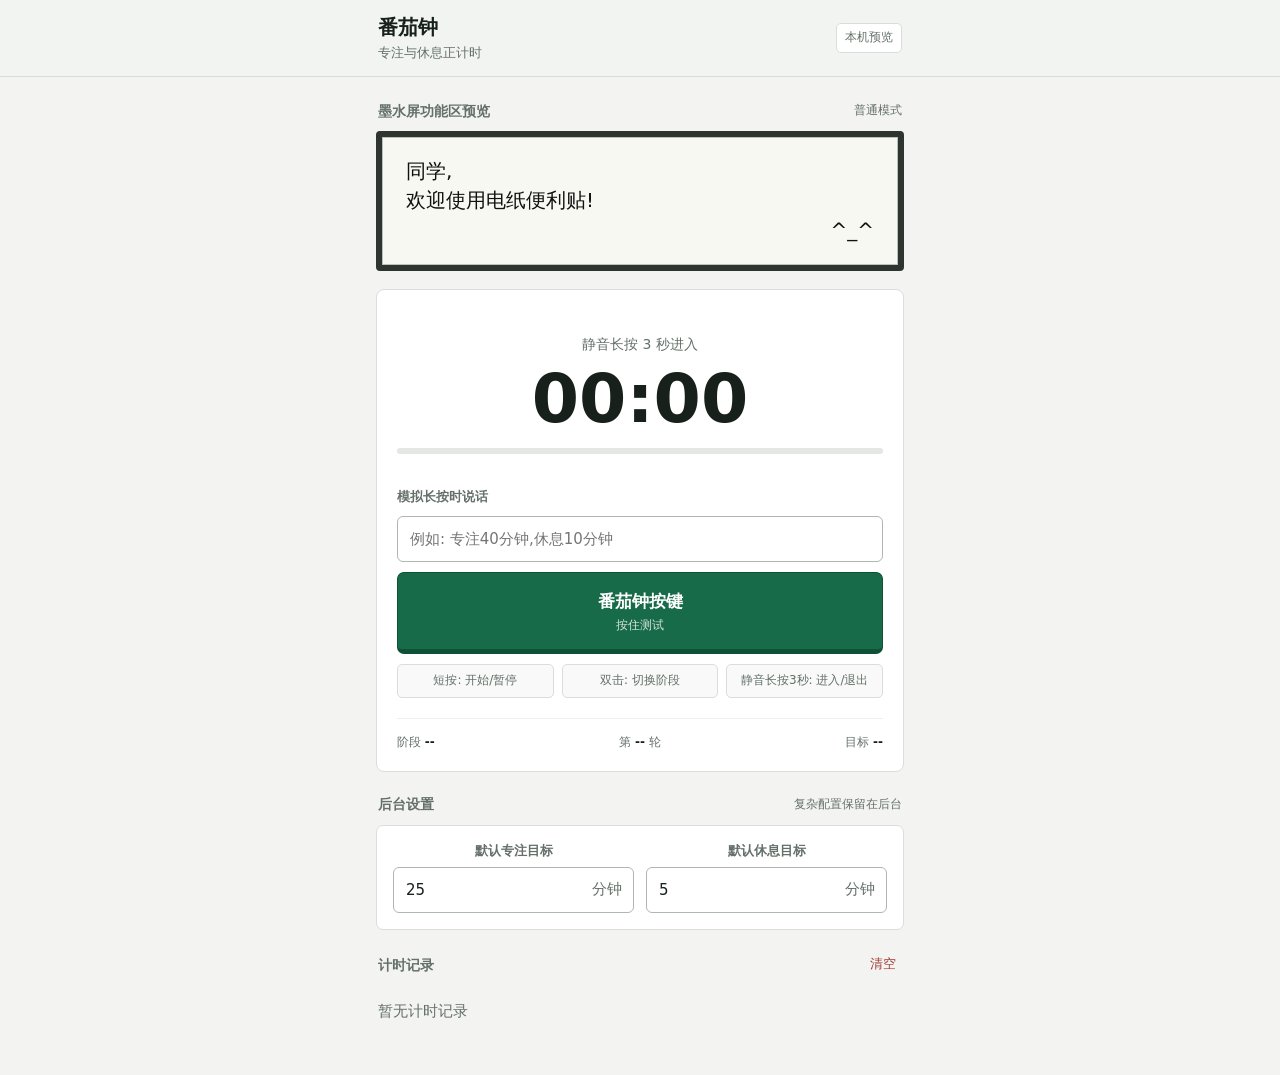
<file: prototypes/pomodoro/index.html>
<!doctype html>
<html lang="zh-CN">
<head>
  <meta charset="utf-8">
  <meta name="viewport" content="width=device-width,initial-scale=1,viewport-fit=cover">
  <meta name="theme-color" content="#f3f4f2">
  <title>番茄钟原型</title>
  <link rel="stylesheet" href="styles.css">
</head>
<body>
  <header>
    <div class="bar">
      <div><h1>番茄钟</h1><p>专注与休息正计时</p></div>
      <span class="prototype-badge">本机预览</span>
    </div>
  </header>

  <main>
    <section class="device-preview" aria-labelledby="display-heading">
      <div class="section-heading"><h2 id="display-heading">墨水屏功能区预览</h2><span id="mode-state" class="mode-state">普通模式</span></div>
      <div class="eink-display">
        <div id="display-name">同学,</div>
        <div id="display-message">欢迎使用电纸便利贴!</div>
        <div id="display-emoticon">^_^</div>
      </div>
    </section>

    <section class="timer-card" aria-labelledby="timer-heading">
      <h2 id="timer-heading" class="visually-hidden">计时器</h2>

      <div class="timer-stage" aria-live="polite">
        <div id="timer-status" class="timer-status">准备开始</div>
        <div id="timer-readout" class="timer-readout">00:00</div>
        <div class="progress" aria-hidden="true"><span id="progress-fill"></span></div>
      </div>

      <div class="button-simulator">
        <label for="voice-command">模拟长按时说话</label>
        <input id="voice-command" type="text" placeholder="例如: 专注40分钟,休息10分钟" autocomplete="off">
        <button id="hardware-button" class="hardware-button" type="button">
          <span>番茄钟按键</span>
          <small id="hold-status">按住测试</small>
        </button>
        <div class="gesture-hints">
          <span>短按: 开始/暂停</span>
          <span>双击: 切换阶段</span>
          <span>静音长按3秒: 进入/退出</span>
        </div>
      </div>

      <div class="meta">
        <span>阶段 <strong id="phase-label">专注</strong></span>
        <span>第 <strong id="round-label">1</strong> 轮</span>
        <span>目标 <strong id="target-label">25 分钟</strong></span>
      </div>
    </section>

    <section class="backend-section">
      <div class="section-heading"><h2>后台设置</h2><span>复杂配置保留在后台</span></div>
      <div class="settings-grid backend-settings">
        <div class="settings">
          <label for="focus-minutes">默认专注目标</label>
          <div class="duration-input"><input id="focus-minutes" type="number" min="1" max="180" step="1" value="25" inputmode="numeric"><span>分钟</span></div>
        </div>
        <div class="settings">
          <label for="break-minutes">默认休息目标</label>
          <div class="duration-input"><input id="break-minutes" type="number" min="1" max="60" step="1" value="5" inputmode="numeric"><span>分钟</span></div>
        </div>
      </div>
    </section>

    <section class="history-section">
      <div class="section-heading"><h2>计时记录</h2><button id="clear-history" type="button">清空</button></div>
      <div id="history-list" class="history-list"><div class="empty-history">暂无计时记录</div></div>
    </section>
  </main>

  <div id="toast" class="toast" role="status" aria-live="polite"></div>
  <script src="app.js"></script>
</body>
</html>
</file>
<file: prototypes/pomodoro/styles.css>
:root {
  color-scheme: light;
  --bg: #f3f4f2;
  --surface: #ffffff;
  --text: #17201b;
  --muted: #647069;
  --line: #d9dedb;
  --accent: #176b48;
  --accent-dark: #0f5135;
  --danger: #a43d35;
}

* { box-sizing: border-box; }

body {
  margin: 0;
  min-height: 100vh;
  background: var(--bg);
  color: var(--text);
  font-family: system-ui, -apple-system, "Segoe UI", sans-serif;
  font-size: 15px;
  line-height: 1.45;
  letter-spacing: 0;
}

header {
  border-bottom: 1px solid var(--line);
  background: rgba(243, 244, 242, 0.96);
}

.bar {
  width: min(100%, 560px);
  min-height: 72px;
  margin: auto;
  padding: 13px 18px;
  display: flex;
  align-items: center;
  justify-content: space-between;
  gap: 16px;
}

h1 { margin: 0; font-size: 20px; }
.bar p { margin: 2px 0 0; color: var(--muted); font-size: 13px; }

.prototype-badge {
  padding: 5px 8px;
  border: 1px solid var(--line);
  border-radius: 5px;
  color: var(--muted);
  background: var(--surface);
  font-size: 12px;
  white-space: nowrap;
}

main {
  width: min(100%, 560px);
  margin: auto;
  padding: 24px 16px calc(36px + env(safe-area-inset-bottom));
}

.device-preview { margin-bottom: 18px; }
.mode-state { color: var(--muted); font-size: 12px; }
.eink-display {
  min-height: 132px;
  padding: 20px 24px;
  border: 6px solid #2e3430;
  border-radius: 4px;
  background: #f8f8f3;
  color: #111;
  font-family: "Microsoft YaHei", system-ui, sans-serif;
  font-size: 20px;
  line-height: 1.45;
  box-shadow: inset 0 0 0 1px #bcc1bc;
}

#display-message { min-height: 30px; overflow-wrap: anywhere; }
#display-emoticon { text-align: right; }

.timer-card {
  padding: 20px;
  border: 1px solid var(--line);
  border-radius: 8px;
  background: var(--surface);
}

.timer-stage { padding: 24px 0 30px; text-align: center; }
.timer-status { min-height: 22px; color: var(--muted); font-size: 14px; }

.timer-readout {
  margin: 6px 0 12px;
  font-size: 68px;
  font-weight: 680;
  font-variant-numeric: tabular-nums;
  line-height: 1.08;
}

.progress {
  height: 6px;
  overflow: hidden;
  border-radius: 3px;
  background: #e4e8e5;
}

.progress span {
  display: block;
  width: 0;
  height: 100%;
  background: var(--accent);
  transition: width 0.25s linear;
}

.progress span.overdue { background: var(--danger); }

.settings-grid { display: grid; grid-template-columns: 1fr 1fr; gap: 12px; margin: 0 auto 24px; }
.settings { min-width: 0; }
.settings label { display: block; margin-bottom: 7px; color: var(--muted); font-size: 13px; font-weight: 650; text-align: center; }

.duration-input { position: relative; }
.duration-input input {
  width: 100%;
  height: 46px;
  padding: 0 54px 0 12px;
  border: 1px solid #aeb7b1;
  border-radius: 6px;
  background: #fff;
  color: var(--text);
  font: inherit;
  outline: none;
}

.duration-input input:focus { border-color: var(--accent); box-shadow: 0 0 0 3px rgba(23, 107, 72, 0.12); }
.duration-input span { position: absolute; right: 12px; top: 12px; color: var(--muted); }

.actions { display: grid; grid-template-columns: repeat(3, minmax(0, 1fr)); gap: 10px; }

.button {
  min-width: 0;
  min-height: 46px;
  padding: 0 8px;
  border: 1px solid var(--accent);
  border-radius: 6px;
  background: var(--accent);
  color: #fff;
  font: inherit;
  font-weight: 650;
  cursor: pointer;
}

.button.secondary { background: #fff; color: var(--accent-dark); }
.button.danger { border-color: #d7b1ad; background: #fff; color: var(--danger); }
.button:disabled { opacity: 0.45; cursor: not-allowed; }

.button-simulator { display: grid; gap: 10px; margin-top: 4px; }
.button-simulator > label { color: var(--muted); font-size: 13px; font-weight: 650; }
.button-simulator > input {
  width: 100%;
  height: 46px;
  padding: 0 12px;
  border: 1px solid #aeb7b1;
  border-radius: 6px;
  background: #fff;
  color: var(--text);
  font: inherit;
  outline: none;
}
.button-simulator > input:focus { border-color: var(--accent); box-shadow: 0 0 0 3px rgba(23, 107, 72, 0.12); }
.hardware-button {
  width: 100%;
  min-height: 82px;
  display: grid;
  place-content: center;
  gap: 3px;
  border: 1px solid var(--accent-dark);
  border-bottom-width: 5px;
  border-radius: 7px;
  background: var(--accent);
  color: #fff;
  font: inherit;
  font-size: 17px;
  font-weight: 700;
  cursor: pointer;
  touch-action: none;
  user-select: none;
}
.hardware-button small { font-size: 12px; font-weight: 500; opacity: 0.82; }
.hardware-button.pressed { border-bottom-width: 1px; transform: translateY(4px); }
.gesture-hints { display: grid; grid-template-columns: repeat(3, minmax(0, 1fr)); gap: 8px; color: var(--muted); font-size: 12px; text-align: center; }
.gesture-hints span { padding: 7px 5px; border: 1px solid var(--line); border-radius: 5px; background: #f8f9f8; }

.meta {
  display: flex;
  justify-content: space-between;
  gap: 12px;
  margin-top: 20px;
  padding-top: 15px;
  border-top: 1px solid #edf0ee;
  color: var(--muted);
  font-size: 12px;
}

.meta strong { color: var(--text); font-weight: 620; }

.backend-section,.history-section { margin-top: 22px; }
.backend-settings { padding: 16px; border: 1px solid var(--line); border-radius: 7px; background: var(--surface); }
.section-heading { display: flex; align-items: center; justify-content: space-between; gap: 16px; margin: 0 2px 10px; }
.section-heading h2 { margin: 0; color: var(--muted); font-size: 14px; }
.section-heading > span { color: var(--muted); font-size: 12px; text-align: right; }
.section-heading button { border: 0; background: transparent; color: var(--danger); font: inherit; font-size: 13px; cursor: pointer; }
.history-list { display: grid; gap: 8px; }
.history-item { display: grid; gap: 4px; padding: 13px 15px; border: 1px solid var(--line); border-radius: 7px; background: var(--surface); }
.history-item strong { font-size: 13px; }
.history-item span { color: var(--muted); font-size: 13px; overflow-wrap: anywhere; }
.empty-history { padding: 16px 2px; color: var(--muted); }

.toast {
  position: fixed;
  left: 50%;
  bottom: calc(18px + env(safe-area-inset-bottom));
  max-width: calc(100% - 32px);
  padding: 11px 15px;
  border-radius: 6px;
  background: #17201b;
  color: #fff;
  opacity: 0;
  pointer-events: none;
  transform: translate(-50%, 20px);
  transition: 0.18s;
}

.toast.show { opacity: 1; transform: translate(-50%, 0); }
.toast.error { background: #7e2d28; }
.visually-hidden { position: absolute; width: 1px; height: 1px; overflow: hidden; clip: rect(0 0 0 0); }

@media (max-width: 390px) {
  .bar { padding-inline: 14px; }
  main { padding: 16px 12px 28px; }
  .timer-card { padding: 15px; }
  .timer-stage { padding: 34px 0 26px; }
  .timer-readout { font-size: 54px; }
  .settings-grid { gap: 8px; }
  .gesture-hints { grid-template-columns: 1fr; text-align: left; }
  .eink-display { padding: 17px 19px; font-size: 18px; }
}
</file>
